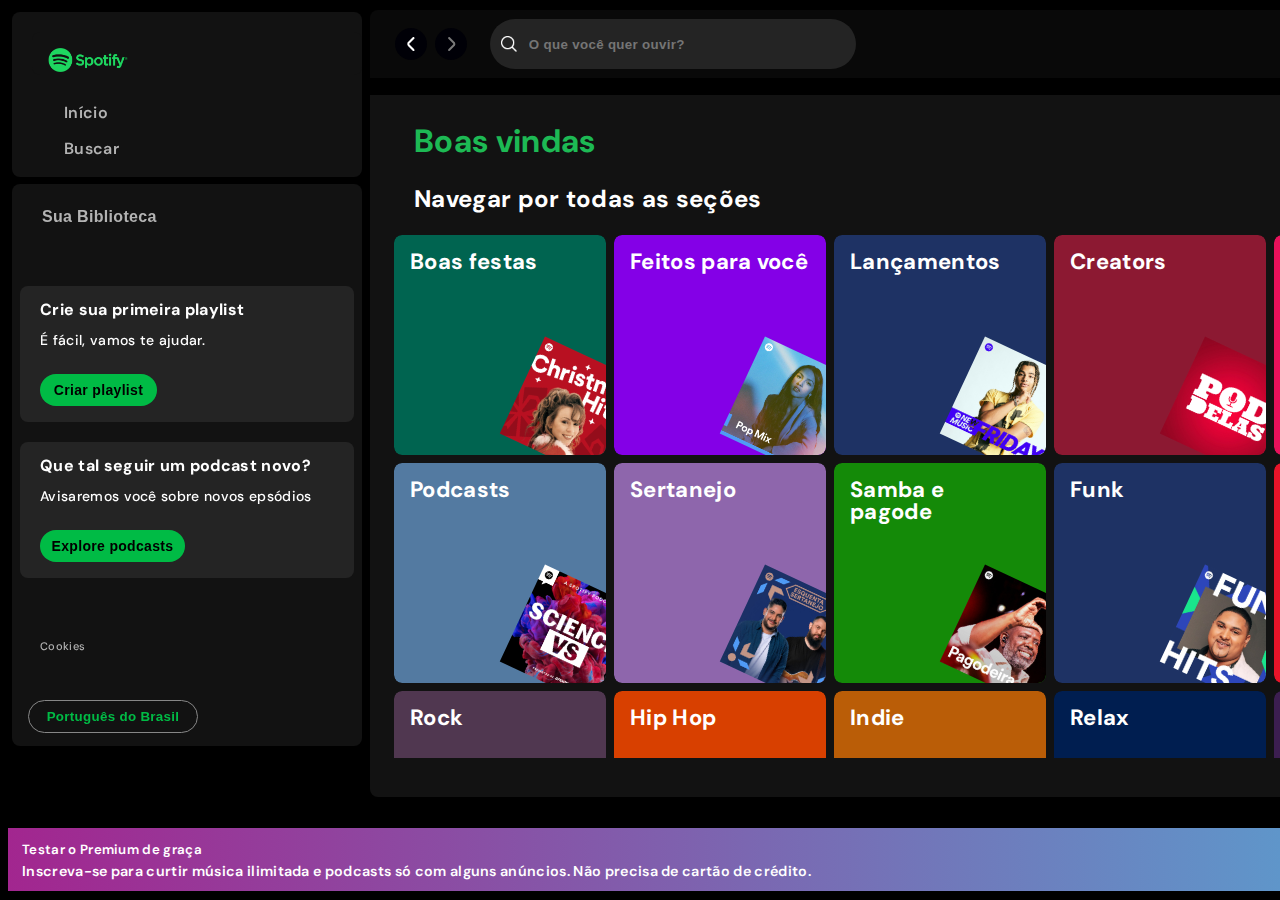
<file: index.html>
<!DOCTYPE html>
<html lang="pt-BR">
<head>
    <meta charset="UTF-8">
    <meta name="viewport" content="width=device-width, initial-scale=1.0">
    <title>Clone-Spotify</title>

    <link rel="stylesheet" href="./src/assets/styles/reset.css">
    <link rel="stylesheet" href="./src/assets/styles/vars.css">
    <link rel="stylesheet" href="./src/assets/styles/sidebar-footer.css">
    <link rel="stylesheet" href="./src/assets/styles/main-content.css">
    <link rel="stylesheet" href="./src/assets/styles/media-queries.css">
    <link rel="stylesheet" href="./src/assets/styles/style-en.css">
    <link rel="icon" href="./src/assets/favicon.png" type="image/x-icon">
    <link rel="stylesheet" href="https://cdnjs.cloudflare.com/ajax/libs/font-awesome/6.4.2/css/all.min.css" integrity="sha512-z3gLpd7yknf1YoNbCzqRKc4qyor8gaKU1qmn+CShxbuBusANI9QpRohGBreCFkKxLhei6S9CQXFEbbKuqLg0DA==" crossorigin="anonymous" referrerpolicy="no-referrer" />
</head>
<body>
    <div class="sidebar">
        <nav class="sidebar_navigation">
            <div class="logo">
                <a href="">
                    <img src="./src/assets/logo-spotify-green.png" alt="Logo do Spotify">
                </a>
            </div>
                <ul>
                    <li>
                        <a href="">
                            <span><i class="fa-solid fa-house"></i></span>
                            <span>Início</span>
                        </a>
                    </li>
                    <li>
                        <a href="">
                        <span><i class="fa-solid fa-search"></i></span>
                        <span>Buscar</span>
                    </a>
                    </li>
                </ul>                
        </nav>
                    
        <div class="library">
                <div class="library__content">
                    <button class="library__button">
                            <span><i class="fa-solid fa-book"></i></span>
                            <span>Sua Biblioteca</span>
                    </button>
                    <span class="mais"><i class="fa-solid fa-plus"></i></span>
                </div>
                <section class="library-area">    
                    <section class="section-playlist">
                        <div class="section-playlist__content">
                            <span class="text title">Crie sua primeira playlist</span>
                            <span class="text subtitle">É fácil, vamos te ajudar.</span>
                            <button class="section-playlist__button"><span>Criar playlist</span></button>
                        </div>
                    </section>
                    <section class="section-podcasts">
                        <div class="section-podcasts__content">
                            <span class="text title">Que tal seguir um podcast novo?</span>
                            <span class="text subtitle">Avisaremos você sobre novos epsódios</span>
                            <button class="section-podcasts__button"><span>Explore podcasts</span></button>
                        </div>
                    </section>
                </section>    
                <div class="cookies">
                    <a href="">Cookies</a>
                </div>

                <div class="languages"><a href="/index-en.html"><button class="languages__button">
                    <span class="fa-solid fa-globe"></span>
                    <span>Português do Brasil</span>
                    </button></a>
                </div>
        </div>
    </div>

    <main>
        <div class="main-container">
            <nav class="header__navigation">
                <div class="navigation">
                    <a href="/index.html"><button class="arrow-left">
                        <img src="./src/assets/small-left.png" alt="Seta para a Esquerda">
                    </button></a>
                    <button class="arrow-right">
                        <img src="./src/assets/small-right.png" alt="Seta para a Direita">
                    </button>
                </div>
                    <div class="header__search">
                        <img src="./src/assets/search.png" alt="">
                        <input id="search-input" type="text" maxlength="800" placeholder="O que você quer ouvir?"/>
                    </div>

                    <div class="header__login">
                        <button class="subscribe">Inscrever-se</button>
                        <button class="login">Entrar</button>
                    </div>
            </nav>        
        </div>

        <!-- PLAYLIST -->
         <div class="playlist-container">
                <div id="result-playlists">
                    <div class="playlist">
                        <h1 id="greeting">Boas vindas</h1>
                        <h2 class="session">Navegar por todas as seções</h2>
                    </div>

                    <!-- LIST DE CARDS -->
                    <div class="offer__scroll-container">
                        <div class="offer__list">
                            <section class="offer__list-item">
                                <!-- CARD 1 -->
                                <a href="" class="cards">
                                    <div class="cards card1">
                                        <img src="./src/assets/playlist/1.jpeg" alt="" />
                                        <span>Boas festas</span>
                                    </div>
                                </a>

                                <!-- CARD 2 -->
                                <a href="" class="cards">
                                    <div class="cards card2">
                                        <img src="./src/assets/playlist/2.png" alt="" />
                                        <span>Feitos para você</span>
                                    </div>
                                </a>

                                <!-- CARD 3 -->
                                <a href="" class="cards">
                                    <div class="cards card3">
                                        <img src="./src/assets/playlist/3.jpeg" alt="" />
                                        <span>Lançamentos</span>
                                    </div>
                                </a>

                                <!-- CARD 4 -->
                                <a href="" class="cards">
                                    <div class="cards card4">
                                        <img src="./src/assets/playlist/4.jpeg" alt="" />
                                        <span>Creators</span>
                                    </div>
                                </a>

                                <!-- CARD 5 -->
                                <a href="" class="cards">
                                    <div class="cards card5">
                                        <img src="./src/assets/playlist/5.jpeg" alt="" />
                                        <span>Para treinar</span>
                                    </div>
                                </a>

                                <!-- CARD 6 -->
                                <a href="" class="cards">
                                    <div class="cards card6">
                                        <img src="./src/assets/playlist/6.jpeg" alt="" />
                                        <span>Podcasts</span>
                                    </div>
                                </a>

                                <!-- CARD 7 -->
                                <a href="" class="cards">
                                    <div class="cards card7">
                                        <img src="./src/assets/playlist/7.jpeg" alt="" />
                                        <span>Sertanejo</span>
                                    </div>
                                </a>

                                <!-- CARD 8 -->
                                <a href="" class="cards">
                                    <div class="cards card8">
                                        <img src="./src/assets/playlist/8.jpeg" alt="" />
                                        <span>Samba e pagode</span>
                                    </div>
                                </a>

                                <!-- CARD 9 -->
                                <a href="" class="cards">
                                    <div class="cards card9">
                                        <img src="./src/assets/playlist/9.jpeg" alt="" />
                                        <span>Funk</span>
                                    </div>
                                </a>

                                <!-- CARD 10 -->
                                <a href="" class="cards">
                                    <div class="cards card10">
                                        <img src="./src/assets/playlist/10.jpeg" alt="" />
                                        <span>MPB</span>
                                    </div>
                                </a>

                                <!-- CARD 11 -->
                                <a href="" class="cards">
                                    <div class="cards card11">
                                        <img src="./src/assets/playlist/11.jpeg" alt="" />
                                        <span>Rock</span>
                                    </div>
                                </a>

                                <!-- CARD 12 -->
                                <a href="" class="cards">
                                    <div class="cards card12">
                                        <img src="./src/assets/playlist/12.jpeg" alt="" />
                                        <span>Hip Hop</span>
                                    </div>
                                </a>

                                <!-- CARD 13 -->
                                <a href="" class="cards">
                                    <div class="cards card13">
                                        <img src="./src/assets/playlist/13.jpeg" alt="" />
                                        <span>Indie</span>
                                    </div>
                                </a>

                                <!-- CARD 14 -->
                                <a href="" class="cards">
                                    <div class="cards card14">
                                        <img src="./src/assets/playlist/14.jpeg" alt="" />
                                        <span>Relax</span>
                                    </div>
                                </a>

                                <!-- CARD 15 -->
                                <a href="" class="cards">
                                    <div class="cards card15">
                                        <img src="./src/assets/playlist/15.jpeg" alt="" />
                                        <span>Música Latina</span>
                                    </div>
                                </a>
                            </section>
                        </div>
                    </div>
                </div>
                <div id="result-artist" class="hidden">
                    <div class="grid-container">
                        <div class="artist-card" id="">
                            <div class="card-img">
                                <img id="artist-img" class="artist-img" />
                                <div class="play">
                                    <span class="fa fa-solid fa-play"></span>
                                </div>
                            </div>
                            <div class="card-text">
                                <a title="Foo Fighters" class="vst" href=""></a>
                                <span class="artist-name" id="artist-name"></span>
                                <span class="artist-categorie">Artista</span>
                                </a>
                            </div>
                        </div>
                    </div>
                </div>

            </div>
        </div>
    </main>

    <footer>
        <div class="footer__content">
            <a href="">
            <span>Testar o Premium de graça</span>
            <br>
            <p>Inscreva-se para curtir música ilimitada e podcasts só com alguns anúncios. Não precisa de cartão de crédito. </p>
            </a>
            <button class="footer__button">
            <span>Inscreva-se grátis</span>
            </button>
        </div>
    </footer>


    <script src="script.js"></script>
</body>
</html>
</file>
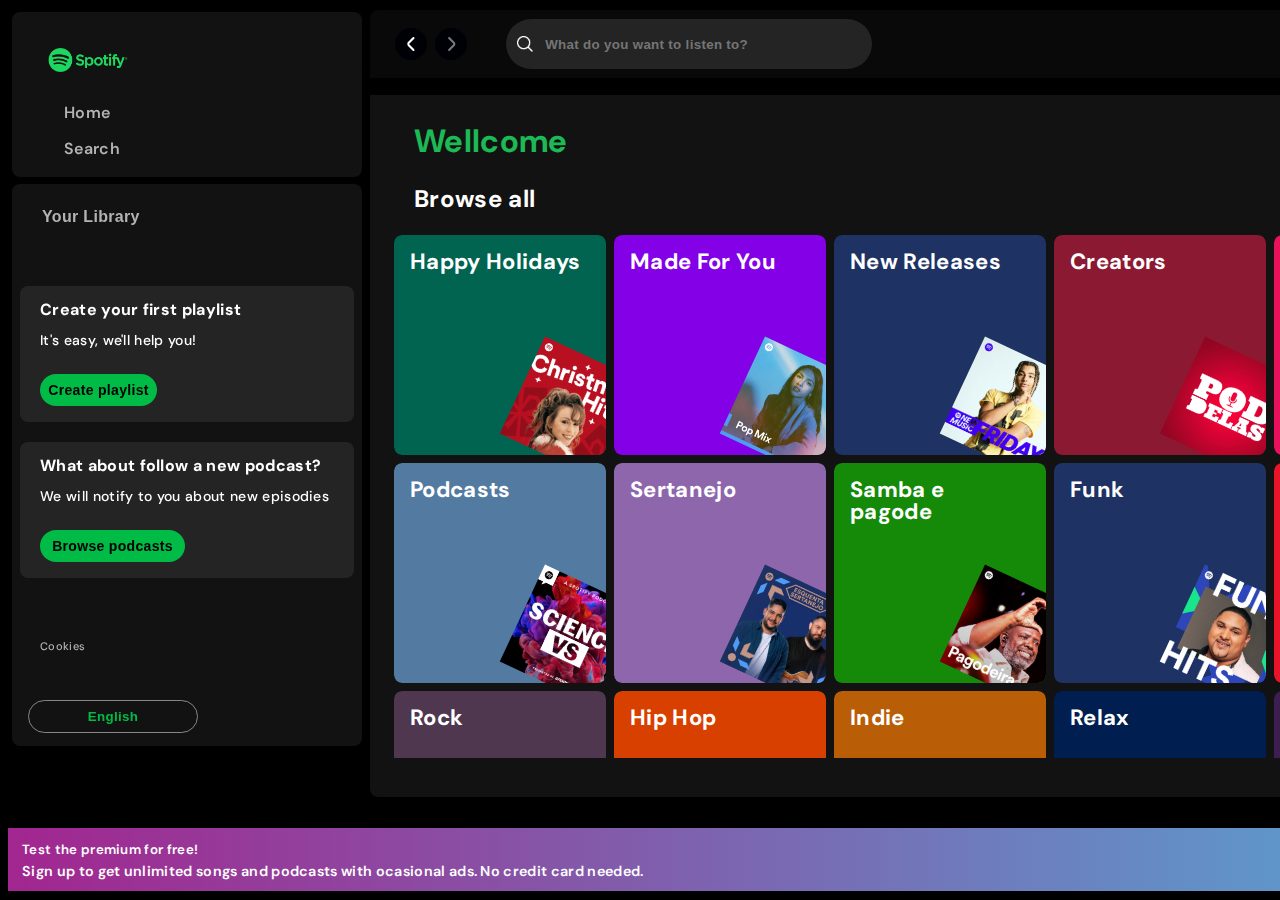
<file: index-en.html>
<!DOCTYPE html>
<html lang="pt-BR">
<head>
    <meta charset="UTF-8">
    <meta name="viewport" content="width=device-width, initial-scale=1.0">
    <title>Clone-Spotify</title>

    <link rel="stylesheet" href="./src/assets/styles/reset.css">
    <link rel="stylesheet" href="./src/assets/styles/vars.css">
    <link rel="stylesheet" href="./src/assets/styles/sidebar-footer.css">
    <link rel="stylesheet" href="./src/assets/styles/main-content.css">
    <link rel="stylesheet" href="./src/assets/styles/media-queries.css">
    <link rel="stylesheet" href="./src/assets/styles/style-en.css">
    <link rel="icon" href="./src/assets/favicon.png" type="image/x-icon">
    <link rel="stylesheet" href="https://cdnjs.cloudflare.com/ajax/libs/font-awesome/6.4.2/css/all.min.css" integrity="sha512-z3gLpd7yknf1YoNbCzqRKc4qyor8gaKU1qmn+CShxbuBusANI9QpRohGBreCFkKxLhei6S9CQXFEbbKuqLg0DA==" crossorigin="anonymous" referrerpolicy="no-referrer" />
</head>
<body>
    <div class="sidebar">
        <nav class="sidebar_navigation">
            <div class="logo">
                <a href="">
                    <img src="./src/assets/logo-spotify-green.png" alt="Logo do Spotify">
                </a>
            </div>
                <ul>
                    <li>
                        <a href="">
                            <span><i class="fa-solid fa-house"></i></span>
                            <span>Home</span>
                        </a>
                    </li>
                    <li>
                        <a href="">
                        <span><i class="fa-solid fa-search"></i></span>
                        <span>Search</span>
                    </a>
                    </li>
                </ul>                
        </nav>
                    
        <div class="library">
                <div class="library__content">
                    <button class="library__button">
                            <span><i class="fa-solid fa-book"></i></span>
                            <span>Your Library</span>
                    </button>
                    <span class="mais"><i class="fa-solid fa-plus"></i></span>
                </div>
                <section class="library-area">    
                    <section class="section-playlist">
                        <div class="section-playlist__content">
                            <span class="text title">Create your first playlist</span>
                            <span class="text subtitle">It's easy, we'll help you!</span>
                            <button class="section-playlist__button"><span>Create playlist</span></button>
                        </div>
                    </section>
                    <section class="section-podcasts">
                        <div class="section-podcasts__content">
                            <span class="text title">What about follow a new podcast?</span>
                            <span class="text subtitle">We will notify to you about new episodies</span>
                            <button class="section-podcasts__button"><span>Browse podcasts</span></button>
                        </div>
                    </section>
                </section>    
                <div class="cookies">
                    <a href="">Cookies</a>
                </div>

                <div class="languages"><a href="/index.html"><button class="languages__button">
                    <span class="fa-solid fa-globe"></span>
                    <span>English</span>
                    </button></a>
                </div>
        </div>
    </div>

    <main>
        <div class="main-container">
            <nav class="header__navigation">
                <div class="navigation">
                    <a href="/index.html"><button class="arrow-left">
                        <img src="./src/assets/small-left.png" alt="Seta para a Esquerda">
                    </button></a>
                    <button class="arrow-right">
                        <img src="./src/assets/small-right.png" alt="Seta para a Direita">
                    </button>
                </div>
                    <div class="header__search">
                        <img src="./src/assets/search.png" alt="">
                        <input id="search-input" type="text" maxlength="800" placeholder="What do you want to listen to?"/>
                    </div>

                    <div class="header__login">
                        <button class="subscribe">Sign up</button>
                        <button class="login">Log in</button>
                    </div>
            </nav>        
        </div>

        <!-- PLAYLIST -->
         <div class="playlist-container">
                <div id="result-playlists">
                    <div class="playlist">
                        <h1 id="greeting">Wellcome</h1>
                        <h2 class="session">Browse all</h2>
                    </div>

                    <!-- LIST DE CARDS -->
                    <div class="offer__scroll-container">
                        <div class="offer__list">
                            <section class="offer__list-item">
                                <!-- CARD 1 -->
                                <a href="" class="cards">
                                    <div class="cards card1">
                                        <img src="./src/assets/playlist/1.jpeg" alt="" />
                                        <span>Happy Holidays</span>
                                    </div>
                                </a>

                                <!-- CARD 2 -->
                                <a href="" class="cards">
                                    <div class="cards card2">
                                        <img src="./src/assets/playlist/2.png" alt="" />
                                        <span>Made For You</span>
                                    </div>
                                </a>

                                <!-- CARD 3 -->
                                <a href="" class="cards">
                                    <div class="cards card3">
                                        <img src="./src/assets/playlist/3.jpeg" alt="" />
                                        <span>New Releases</span>
                                    </div>
                                </a>

                                <!-- CARD 4 -->
                                <a href="" class="cards">
                                    <div class="cards card4">
                                        <img src="./src/assets/playlist/4.jpeg" alt="" />
                                        <span>Creators</span>
                                    </div>
                                </a>

                                <!-- CARD 5 -->
                                <a href="" class="cards">
                                    <div class="cards card5">
                                        <img src="./src/assets/playlist/5.jpeg" alt="" />
                                        <span>Workout</span>
                                    </div>
                                </a>

                                <!-- CARD 6 -->
                                <a href="" class="cards">
                                    <div class="cards card6">
                                        <img src="./src/assets/playlist/6.jpeg" alt="" />
                                        <span>Podcasts</span>
                                    </div>
                                </a>

                                <!-- CARD 7 -->
                                <a href="" class="cards">
                                    <div class="cards card7">
                                        <img src="./src/assets/playlist/7.jpeg" alt="" />
                                        <span>Sertanejo</span>
                                    </div>
                                </a>

                                <!-- CARD 8 -->
                                <a href="" class="cards">
                                    <div class="cards card8">
                                        <img src="./src/assets/playlist/8.jpeg" alt="" />
                                        <span>Samba e pagode</span>
                                    </div>
                                </a>

                                <!-- CARD 9 -->
                                <a href="" class="cards">
                                    <div class="cards card9">
                                        <img src="./src/assets/playlist/9.jpeg" alt="" />
                                        <span>Funk</span>
                                    </div>
                                </a>

                                <!-- CARD 10 -->
                                <a href="" class="cards">
                                    <div class="cards card10">
                                        <img src="./src/assets/playlist/10.jpeg" alt="" />
                                        <span>MPB</span>
                                    </div>
                                </a>

                                <!-- CARD 11 -->
                                <a href="" class="cards">
                                    <div class="cards card11">
                                        <img src="./src/assets/playlist/11.jpeg" alt="" />
                                        <span>Rock</span>
                                    </div>
                                </a>

                                <!-- CARD 12 -->
                                <a href="" class="cards">
                                    <div class="cards card12">
                                        <img src="./src/assets/playlist/12.jpeg" alt="" />
                                        <span>Hip Hop</span>
                                    </div>
                                </a>

                                <!-- CARD 13 -->
                                <a href="" class="cards">
                                    <div class="cards card13">
                                        <img src="./src/assets/playlist/13.jpeg" alt="" />
                                        <span>Indie</span>
                                    </div>
                                </a>

                                <!-- CARD 14 -->
                                <a href="" class="cards">
                                    <div class="cards card14">
                                        <img src="./src/assets/playlist/14.jpeg" alt="" />
                                        <span>Relax</span>
                                    </div>
                                </a>

                                <!-- CARD 15 -->
                                <a href="" class="cards">
                                    <div class="cards card15">
                                        <img src="./src/assets/playlist/15.jpeg" alt="" />
                                        <span>Latin Music</span>
                                    </div>
                                </a>
                            </section>
                        </div>
                    </div>
                </div>
                <div id="result-artist" class="hidden">
                    <div class="grid-container">
                        <div class="artist-card" id="">
                            <div class="card-img">
                                <img id="artist-img" class="artist-img" />
                                <div class="play">
                                    <span class="fa fa-solid fa-play"></span>
                                </div>
                            </div>
                            <div class="card-text">
                                <a title="Foo Fighters" class="vst" href=""></a>
                                <span class="artist-name" id="artist-name"></span>
                                <span class="artist-categorie">Artist</span>
                                </a>
                            </div>
                        </div>
                    </div>
                </div>

            </div>
        </div>
    </main>

    <footer>
        <div class="footer__content">
            <a href="">
            <span>Test the premium for free!</span>
            <br>
            <p>Sign up to get unlimited songs and podcasts with ocasional ads. No credit card needed. </p>
            </a>
            <button class="footer__button">
            <span>Sign up free</span>
            </button>
        </div>
    </footer>


    <script src="script.js"></script>
</body>
</html>
</file>
<file: src/assets/styles/vars.css>
:root {
    /* Fonte*/
    --font-dm-sans: 'DM Sans', sans-serif;

    /*COLORS*/
    --bg-icon: #131313;

    --bg-arrow-color: rgba(0,0,07);
}
</file>
<file: src/assets/styles/sidebar-footer.css>
@import url('https://fonts.googleapis.com/css2?family=DM+Sans:opsz@9..40&display=swap');

body{
    background-color: black;
    font-family: var(--font-dm-sans);
    letter-spacing:0.5px;
}

.sidebar {
    position: fixed;
    top: 0;
    left: 0;
    bottom: 0;
    padding: 12px;
    width: 350px;
}

.sidebar_navigation {
    background-color: #121212;
    border-radius: 8px;
    padding: 20px 0 0 20px;
}

.logo{
    background: #121212;
    display: flex;
    border-radius: 8px;
    padding: 16px 0 0 16px;
}

/*TROCAR A IMG PARA UMA VERDE*/

.logo img {
    width: 80px;
}

.sidebar nav ul {
    margin-top: 20px;
    padding: 0 20px 10px 20px;
}

.sidebar ul li {
    padding: 10px 0;
}

.sidebar i {
    margin-right: 12px;     
}

.sidebar nav ul li a {
    color: #b3b3b3;
    text-decoration: none;
    font-weight: 600;
    font-size: 16px;
}

.sidebar nav ul li a:hover{
    transition: .9s ease ease-in-out;
    color: #fff;
}

.library {
    height: 61.5vh;
    background-color: #121212;
    border-radius: 8px;
    display: flex;
    justify-content: space-between;
    flex-direction: column;
    padding: 4px 8px;
    color: #b3b3b3;
    margin-top: 7px;
}

.library .library__content{
    display: flex;
    justify-content: space-between;
}

.library .library__button{
    display: flex;
    margin-right: 10px;
    color: #b3b3b3;
    background-color: transparent;
    border: 0;
    font-size: 16px;
    font-weight: 700;
    text-align: center;
    text-decoration: none;
    text-transform: none;
    padding: 20px 10px;
}

.library__button:hover{
    transition: .4s ease-in ease-out;
    color: #fff;
}

.library .library__button .fa {
    font-size: 20px;
    margin-right: 10px;
    font-weight: 200;
    padding-right: 8px;
}

.library .library__content .fa-plus {
    font-size: 18px;
    margin: 10px 5px;
    padding: 9px;
    border-radius: 50%;  
}

.fa-plus:hover{
    transition: .4s ease-in-out;
    color: #fff;
    background-color: #24242484;
}

.section-playlist {
    display: flex;
    align-items: flex-start;
    justify-content: space-between;
    gap: 20px;
    border-radius: 8px;
    background-color: #242424;
    color: #b3b3b3;
    font-weight: 600;
    margin: 1px 0px;
    padding: 16px 20px;
}

.section-playlist .section-playlist__content{
    display: flex;
    flex-direction: column;
}

.section-playlist__content .text {
    padding-bottom: 15px;
    color: #fff;
}

.section-playlist__content .title{
    font-weight: 700;
}

.section-playlist__content .subtitle{
    font-weight: 500;
    font-size: 14px;
}

.section-playlist__content .section-playlist__button{
    display: flex;
    justify-content: center;
    background-color: rgb(0, 187, 69);
    color: #000;
    border-radius: 20px;
    font-size: 14px;
    font-weight: 700;
    text-decoration: none;
    text-transform: none;
    padding: 8px;
    margin-top: 12px;
    border: 0;
    width: 117px;
    transition: transform 0.1s ease;
}

.section-playlist__button:hover{
    transform: scale(1.05);
}

/* Seçao dos podcasts*/

.section-podcasts {
    display: flex;
    align-items: flex-start;
    justify-content: space-between;
    gap: 20px;
    border-radius: 8px;
    background-color: #242424;
    color: #b3b3b3;
    font-weight: 600;
    margin: 20px 0px;
    padding: 16px 20px;
}

.section-podcasts__content {
    display: flex;
    flex-direction: column;
}

.section-podcasts__content .text {
    padding-bottom: 15px;
    color: #fff;
}

.section-podcasts__content .title{
    font-weight: 700;
}

.section-podcasts__content .subtitle{
    font-weight: 500;
    font-size: 14px;
}

.section-podcasts__content .section-podcasts__button{
    display: flex;
    justify-content: center;
    background-color: rgb(0, 187, 69);
    color: #000;
    border-radius: 20px;
    font-size: 14px;
    font-weight: 700;
    text-decoration: none;
    text-transform: none;
    padding: 8px;
    margin-top: 12px;
    border: 0;
    width: 145px;
    transition: transform 0.1s ease;
}

.section-podcasts__button:hover{
    transform: scale(1.05);
}

.sidebar .cookies{
    margin: 0 20px;
}

.sidebar .cookies a {
    color: #b3b3b3;
    font-weight: 500;
    font-size: 11px;
    text-decoration: none;
}

.sidebar .cookies a:hover{
    text-decoration: underline;
}

.languages .languages__button{
    background-color: transparent;
    border: 1px solid #878787;
    color: rgb(0, 187, 69);
    align-items: center;
    border-radius: 20px;
    font-weight: bold;
    width: 170px;
    padding: 8px;
    margin: 8px;
    transform: .2s ease-in;
}

.languages__button:hover{
    transform: scale(1.05);
    border-color: #fff;
}

footer .footer__content {
    position: fixed;
    bottom: 0;
    width: 1500px;
    display: flex;
    justify-content: space-between;
    align-items: center;
    gap: 5px;
    padding: 9px;
    margin: 0 0 9px 8px;
    background-image: linear-gradient(to right, rgb(162, 38, 143), rgb(82, 171, 213));
    line-height: 1.5;
    letter-spacing:0.5px;
}

footer .footer__content a{
    text-decoration: none;
    text-transform: none;
    color: #fff;
    margin-left: 5px;
}

footer .footer__content a span{
    font-size: 13.3px;
    font-weight: 600;
}

footer .footer__content a p {
    font-size: 14.3px;
    font-weight: 600;
}

footer .footer__button {
    justify-content: center;
    background-color: #fff;
    color: #000;
    border-radius: 30px;
    font-size: 14px;
    font-weight: bold;
    text-decoration: none;
    text-transform: none;
    padding: 13px;
    border: 0;
    left:30px;
    width:195px;
    margin-right: 10px;
    transform: .1s ease-in;
}

.footer__button:hover{
    transform: scale(1.05);
}
</file>
<file: src/assets/styles/main-content.css>
/*HEADER*/
*{
    letter-spacing: .02rem;
}

.main-container {
    max-width: 80vw;
    height: 10vh;
    margin-left: 360px;
    margin-right: 10px;
}

.header__navigation{
    width: 1140px;
    display: flex;
    position: fixed;
    justify-content: space-between;
    align-items: center;
    padding: 9px;
    margin: 10px;
    border-radius: 8px 8px 0 0;
    background-color: #090909;
}

.header__navigation .navigation{
    display: flex;
    justify-content: space-around;
    align-items: center; 
}

.header__navigation .navigation .arrow-left{
    margin-right: 1.5rem;
    margin-left: 1rem;
}

.header__navigation .navigation .arrow-right{
    margin-left: -1rem;
}

.arrow-left, .arrow-right {
    display: flex;
    align-items: center;
    justify-content: center;
    height: 32px;
    width: 32px;
    background: var(--bg-icon);
    background-color: var(--bg-arrow-color);
    border-radius: 50%;
    border: none;
    cursor: pointer;
}

.header__login{
    display: flex;
    align-items: center;
}

.header__search{
    display: flex;
    align-items: center;
    width: 364px;
    height: 48px;
    margin-right: 400px;
    background-color: #242424;
    border-radius: 500px;
    border: 1px solid transparent;
    transition: .05s ease-in;
}

.header__search:hover{
    border: 1px solid #353535;
    background-color: #272727;
}

.header__search img{
    width: 16px;
    height: 16px;
    margin-left: 10px;
}

.header__search input {
    flex: 1;
    background: transparent;
    border: none;
    padding: 0 12px;
    color: #fff;
    font-weight: 700;
    text-overflow: ellipsis;
    overflow: hidden;
    white-space: nowrap;
    outline: none;
    transition: border-color 0.3s ease;
    box-sizing: border-box; 
    width:100%;
}

.header__search:focus-within {
  border: 2px solid white; 
}

.header__login .subscribe{
    color: #a7a7a7;
    font-size: 14px;
    font-weight: 700;
    background-color: transparent;
    margin-right: 32px;
    border: none;
}

.subscribe:hover{
    transform: scale(1.05);
    color:#fff;
}

.header__login .login{
    width: 110px;
    height: 48px;
    color: #000;
    font-size: 14px;
    font-weight: 700;
    border-radius: 40px;
    border: none;
    background-color: #1db954;
}

.login:hover{
    transform: scale(1.05);
    background-color: rgb(8, 144, 58);
}

 /* PLAYLIST */
.playlist-container {
    position:absolute;
    max-width: 80vw;
    width: 1158px;
    height: 78vh;
    display: flex;
    margin: 5px 10px 0 370px;
    border-radius: 0 0 8px 8px;
    flex-direction: column;
    color: #fff;
    background-color: #121212;
}

.playlist h1{
    color: #1db954;
    margin-bottom: 48px;
    font-weight: bold;
}

.playlist h1,h2 {
    margin: 30px 0 0 20px;
    font-size: 32px;
    font-weight: 700;
}

.playlist {
  margin: 24px;
}

.playlist .session {
  font-size: 24px;
}
  
  /* SCROLL */
  
.offer__scroll-container {
  max-height: 58.1vh;
  margin: 24px;
  overflow-y: auto;
}

.offer__scroll-container::-webkit-scrollbar {
  width: 1px;
}

.offer__scroll-container::-webkit-scrollbar-thumb {
  background-color: transparent;
}
  /* FIM SCROLL */

.offer__list-item {
  display: grid;
  justify-items: center;
  grid-template-columns:repeat(5, 1fr);
  /* CODIGO COM JS CALCULANDO OS CARDS POR COLUNA */
  gap: 8px;
  margin: 0 auto;
}

.cards {
  position: relative; 
  width: 212px;
  height: 220px;
  overflow: hidden;
  border-radius: 8px;
}

.cards span {
  padding: 16px;
  position: absolute;
  color: #fff;
  font-size: 22px;
  font-weight: bold;
  transition: transform 0.3s ease-in-out;
}

@keyframes pulse {
  0% {
    transform: scale(1);
  }
  50% {
    transform: scale(1.1);
  }
  100% {
    transform: scale(1);
  }
}

.cards span:hover{
  animation: pulse 1s infinite;
  box-shadow:1px solid #121212;
}

/* COLOR CARDS */

.card1 {
  background-color: rgb(0, 100, 80);
}
.card2 {
  background-color: rgb(132, 0, 231);
}
.card3 {
  background: rgb(30, 50, 100);
}
.card4 {
  background: rgb(140, 25, 50);
}
.card5 {
  background: rgb(232, 17, 91);
}
.card6 {
  background: rgb(83, 122, 161);
}
.card7 {
  background: rgb(142, 102, 172);
}
.card8 {
  background: rgb(20, 138, 8);
}
.card9 {
  background: rgb(30, 50, 100);
}
.card10 {
  background: rgb(233, 20, 41);
}
.card11 {
  background: rgb(80, 55, 80);
}
.card12 {
  background: rgb(216, 64, 0);
}
.card13 {
  background: rgb(186, 93, 7);
}
.card14 {
  background: rgb(0, 30, 80);
}
.card15 {
  background: rgb(60, 30, 80);
}

/* FIM COLOR CARDS */

.offer__list-item img {
  position: absolute;
  right: 0;
  bottom: 0;
  height: auto;
  width: 107px;
  transform: rotate(25deg) translate(18%, -2%);
}

/* CARD ARTISTA */

.artist {
  --column-count: 5;
  --grid-gap: 24px;
  --min-container-width: 372px;
}

.hidden {
  display: none;
}

.grid-container {
  grid-gap:24px;
  display: grid;
  grid-template-columns: repeat(5, minmax(0, 1fr));
  min-width: 767px;
}

.artist-card {
  background: #181818;
  border-radius: 8px;
  -ms-flex: 1;
  flex: 1;
  isolation: isolate;
  padding: 16px;
  position: relative;
  transition: background-color 0.3s ease;
  width: 100%;
}

.artist-card:hover {
  background-color: #252525;
}

.card-img {
  padding-bottom: 100%;
  position: relative;
  width: 100%;
  margin-bottom: 16px;
}

.artist-img {
  height: 100%;
  left: 0;
  position: absolute;
  top: 0;
  width: 100%;
  border-radius: 50%;
}

.card-text {
  display: flex;
  flex-direction: column;
  color: #fff;
  overflow: hidden;
  text-overflow: ellipsis;
  white-space: nowrap;
  min-height: 62px;
}

.card-text a {
  display: inline-block;
  max-width: 100%;
  vertical-align: middle;
}

.artist-name {
  box-sizing: border-box;
  margin-block: 0px;
  font-size: 16px;
  font-weight: 700;
  padding-block-end: 8px;
}

.artist-categorie {
  color: #6a6a6a;
  font-weight: 400;
  font-size: 0.875rem;
}

.play {
  position: relative;
}

.play .fa-play {
  position: absolute;
  right: 10px;
  top: 120px;
  padding: 18px;
  background-color: #1db954;
  border-radius: 100%;
  font-size: 14px;
  opacity: 0;
  transition: all ease 0.4s;
}

.artist-card:hover .play .fa-play {
  opacity: 1;
  transform: translateY(-20px);
}

.play .fa-play:hover {
  padding: 20px;
  cursor: pointer;
}

#result-artist {
  padding: 20px 40px;
}

/* FIM CARD ARTISTA */
</file>
<file: src/assets/styles/media-queries.css>
@media screen and (max-width: 1024px) {
    
    .sidebar {
    color: #b3b3b3;
    text-decoration: none;
    font-weight: 600;
    font-size: 14px;
    }

    .sidebar nav ul {
        margin-top: 7px;
    }

    .library .library__button{
        font-size: 15px;
    }

    .library {
        height: 63vh;
    }

    .sidebar .cookies{
        margin: 0 14px;
    }

    .header__navigation .navigation{
        display:flex;
        justify-content:space-between;
    }

    .arrow-left, .arrow-right {
        height: 27px;
        width: 27px;
        margin-right: 8px;
    }

    .header__search{
        width: 300px;
        height: 42px;
        margin: 0 0 0 0;
        
    }

    .header__search img{
        width: 14px;
        height: 14px;
        margin-left: 10px;
    }

    .header__navigation{
        width: 628px;
    }

    .header__login .subscribe{
        font-size: 14px;
        margin-left: 10px;
    }
    
    .header__login .login{
        width: 100px;
        height: 48px;
        font-size: 14px;
    }

    .main-container {
        max-width: 80vw;
        height: 10vh;
        margin-left: 360px;
        margin-right: 10px;
    }

    .playlist-container {
        position:absolute;
        max-width: 80vw;
        width: 646px;
        height: 77.8vh;
        display: flex;
        margin: 5px 10px 0 370px;
        border-radius: 0 0 8px 8px;
        flex-direction: column;
        color: #fff;
        background-color: #121212;
    }

    .playlist h1,h2 {
        margin: 22px 0 0 0;
        font-size: 24px;
        font-weight: 700;
    }

    .offer__list-item{
        grid-template-columns: repeat(3, 1fr);
        gap: 8px;
        padding-bottom: 20px;
    }

    .offer__scroll-container {
        max-height: 61vh;
        margin: 24px;
        overflow-y: auto;
    }

    .cards {
        position: relative; 
        width: 192px;
        height: 186px;
        overflow: hidden;
        border-radius: 8px;
      }
      
    .cards span {
        padding: 16px;
        position: absolute;
        color: #fff;
        font-size: 22px;
        font-weight: bold;
        transition: transform 0.3s ease-in-out;
      }

      

    footer .footer__content {
        width: 986px;
        margin-left: 12px;
    }

}


@media screen and (max-width: 768px) {

    .sidebar {
    font-size: 14px;
    width: 230px;
    height: auto;
    }

    .sidebar nav ul {
        margin-top: 10px;
        padding: 0 0px 10px 15px;
    }
    
    .sidebar ul li {
        padding: 8px 0;
    }

    .library .library__button{
        font-size: 15px;
    }

    .library {
        height: 63vh;
    }

    .section-podcasts {
        margin: 8px 0 2px 0;
    }

    .sidebar .cookies{
        margin: 0 14px;
    }

    .languages .languages__button{
        font-size: 12px;
        width: 160px;
        margin-bottom: 10px;
    }

    /*MAIN-CONTENT*/

    .header__navigation .navigation{
        display:flex;
        justify-content:space-between;
    }

    .arrow-left, .arrow-right {
        height: 27px;
        width: 27px;
        margin-right: 18px;
    }

    .header__search{
        position:absolute;
        width: 240px;
        height: 40px;
        margin: 0 0 0 0;
    }

    .header__search img{
        width: 14px;
        height: 14px;
        margin-left: 10px;
    }

    .header__navigation{
        width: 492px;
    }

    .header__login .subscribe{
        font-size: 13px;
        margin-left: 10px;
    }
    
    .header__login .login{
        width: 90px;
        height: 38px;
        font-size: 13px;
    }

    .main-container {
        max-width: 80vw;
        height: 8.7vh;
        margin-left: 240px;
        margin-right: 10px;
    }

    .playlist-container {
        position:absolute;
        max-width: 80vw;
        width: 510px;
        height: 78.4vh;
        display: flex;
        margin: 5px 10px 0 250px;
        border-radius: 0 0 8px 8px;
        flex-direction: column;
        color: #fff;
        background-color: #121212;
    }

    .playlist h1,h2 {
        margin: 22px 0 0 0;
        font-size: 24px;
        font-weight: 700;
    }

    .offer__list-item{
        grid-template-columns: repeat(3, 1fr);
        gap: 8px;
        padding-bottom: 20px;
    }

    .offer__scroll-container {
        max-height: 61vh;
        margin: 24px;
        overflow-y: auto;
    }

    .cards {
        position: relative; 
        width: 142px;
        height: 138px;
        overflow: hidden;
        border-radius: 8px;
      }
      
    .cards span {
        padding: 16px;
        position: absolute;
        color: #fff;
        font-size: 18px;
        font-weight: bold;
        transition: transform 0.3s ease-in-out;
      }

      .offer__list-item img {
        height: auto;
        width: 83px;
        transform: rotate(25deg) translate(18%, -2%);
      }
      

      

    footer .footer__content {
        width: 732px;
        height: 50px;
        margin-left: 12px;
    }

    footer .footer__content a span{
        font-size: 13.3px;
        font-weight: 600;
    }
    
    footer .footer__content a p {
        font-size: 12.5px;
        font-weight: 600;
    }
    
    footer .footer__button {
        font-size: 13px;
        padding: 13px;
        width:195px;
    }
    
}

@media screen and (max-width: 425.60px) {

/*SIDEBAR e FOOTER*/

    .sidebar {
    font-size: 13px;
    width: 210px;
    height: auto;
    }

    .sidebar nav ul {
        margin-top: 10px;
        padding: 0 0px 10px 15px;
    }
    
    .sidebar ul li {
        padding: 8px 0;
    }

    .library .library__button{
        font-size: 15px;
    }

    .library {
        height: 63vh;
    }

    .section-podcasts {
        margin: 8px 0 2px 0;
    }

    .sidebar .cookies{
        margin: 0 14px;
    }

    .languages .languages__button{
        font-size: 12px;
        width: 160px;
        margin-bottom: 10px;
    }

    /*MAIN-CONTENT*/

    .header__navigation .navigation{
        display:flex;
        justify-content:space-between;
    }

    .arrow-left, .arrow-right {
        height: 27px;
        width: 27px;
        margin-right: 18px;
    }

    .header__search{
        position:absolute;
        width: 240px;
        height: 40px;
        margin: 0 0 0 0;
    }

    .header__search img{
        width: 14px;
        height: 14px;
        margin-left: 10px;
    }

    .header__navigation{
        width: 492px;
    }

    .header__login .subscribe{
        font-size: 13px;
        margin-left: 10px;
    }
    
    .header__login .login{
        width: 90px;
        height: 38px;
        font-size: 13px;
    }

    .main-container {
        max-width: 80vw;
        height: 8.7vh;
        margin-left: 240px;
        margin-right: 10px;
    }

    .playlist-container {
        position:absolute;
        max-width: 80vw;
        width: 510px;
        height: 78.4vh;
        display: flex;
        margin: 5px 10px 0 250px;
        border-radius: 0 0 8px 8px;
        flex-direction: column;
        color: #fff;
        background-color: #121212;
    }

    .playlist h1,h2 {
        margin: 22px 0 0 0;
        font-size: 24px;
        font-weight: 700;
    }

    .offer__list-item{
        grid-template-columns: repeat(3, 1fr);
        gap: 8px;
        padding-bottom: 20px;
    }

    .offer__scroll-container {
        max-height: 61vh;
        margin: 24px;
        overflow-y: auto;
    }

    .cards {
        position: relative; 
        width: 142px;
        height: 138px;
        overflow: hidden;
        border-radius: 8px;
      }
      
    .cards span {
        padding: 16px;
        position: absolute;
        color: #fff;
        font-size: 18px;
        font-weight: bold;
        transition: transform 0.3s ease-in-out;
      }

      .offer__list-item img {
        height: auto;
        width: 83px;
        transform: rotate(25deg) translate(18%, -2%);
      }
      

      

    footer .footer__content {
        width: 732px;
        height: 50px;
        margin-left: 12px;
    }

    footer .footer__content a span{
        font-size: 13.3px;
        font-weight: 600;
    }
    
    footer .footer__content a p {
        font-size: 12.5px;
        font-weight: 600;
    }
    
    footer .footer__button {
        font-size: 13px;
        padding: 13px;
        width:195px;
    }
    
}
</file>
<file: src/assets/styles/style-en.css>
.section-playlist__content .section-playlist__button button span{
    font-size: 12px;
}
</file>
